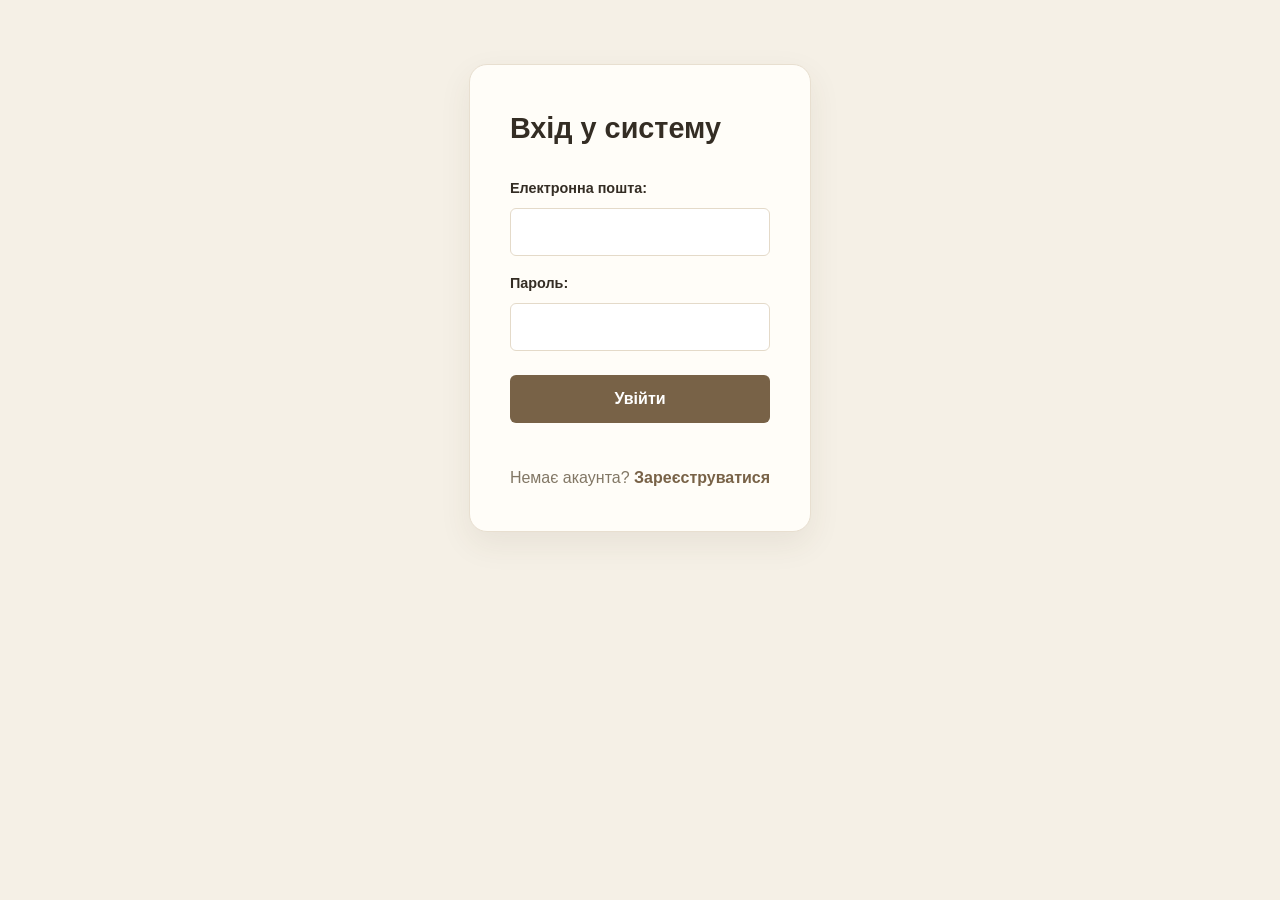
<file: index.html>
<!DOCTYPE html>
<html lang="uk">
<head>
    <meta charset="UTF-8">
    <meta http-equiv="refresh" content="0; url=it-support/index.html">
    <title>Redirecting...</title>
</head>
<body>
    <script>
        window.location.replace("it-support/index.html");
    </script>
</body>
</html>
</file>
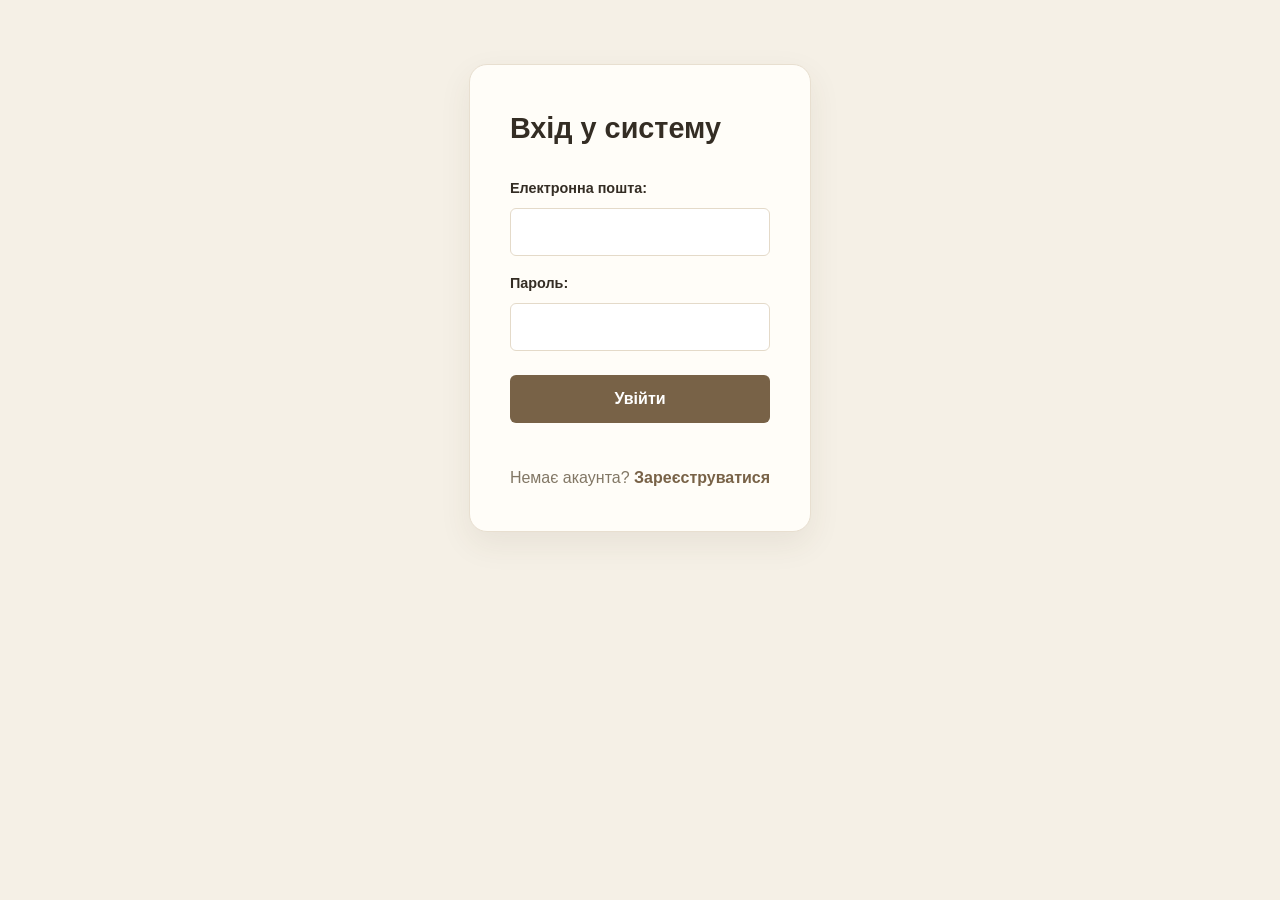
<file: it-support/index.html>
<!DOCTYPE html>
<html lang="uk">
<head>
    <meta charset="UTF-8">
    <meta name="viewport" content="width=device-width, initial-scale=1.0">
    <title>Вхід | IT Support</title>
    <link rel="stylesheet" href="../css/style.css">
</head>
<body>
    <div class="container auth-container">
        <h2>Вхід у систему</h2>
        <form id="login-form" autocomplete="off">
            <label for="login-email">Електронна пошта:</label>
            <input type="email" id="login-email" name="email" autocomplete="username" required>

            <label for="login-password">Пароль:</label>
            <input type="password" id="login-password" name="password" autocomplete="off" required>

            <button type="submit">Увійти</button>
            <div id="login-message" class="message"></div>
        </form>
        <p>Немає акаунта? <a href="register.html">Зареєструватися</a></p>
    </div>
    <script type="module" src="../js/auth.js"></script>
</body>
</html>
</file>
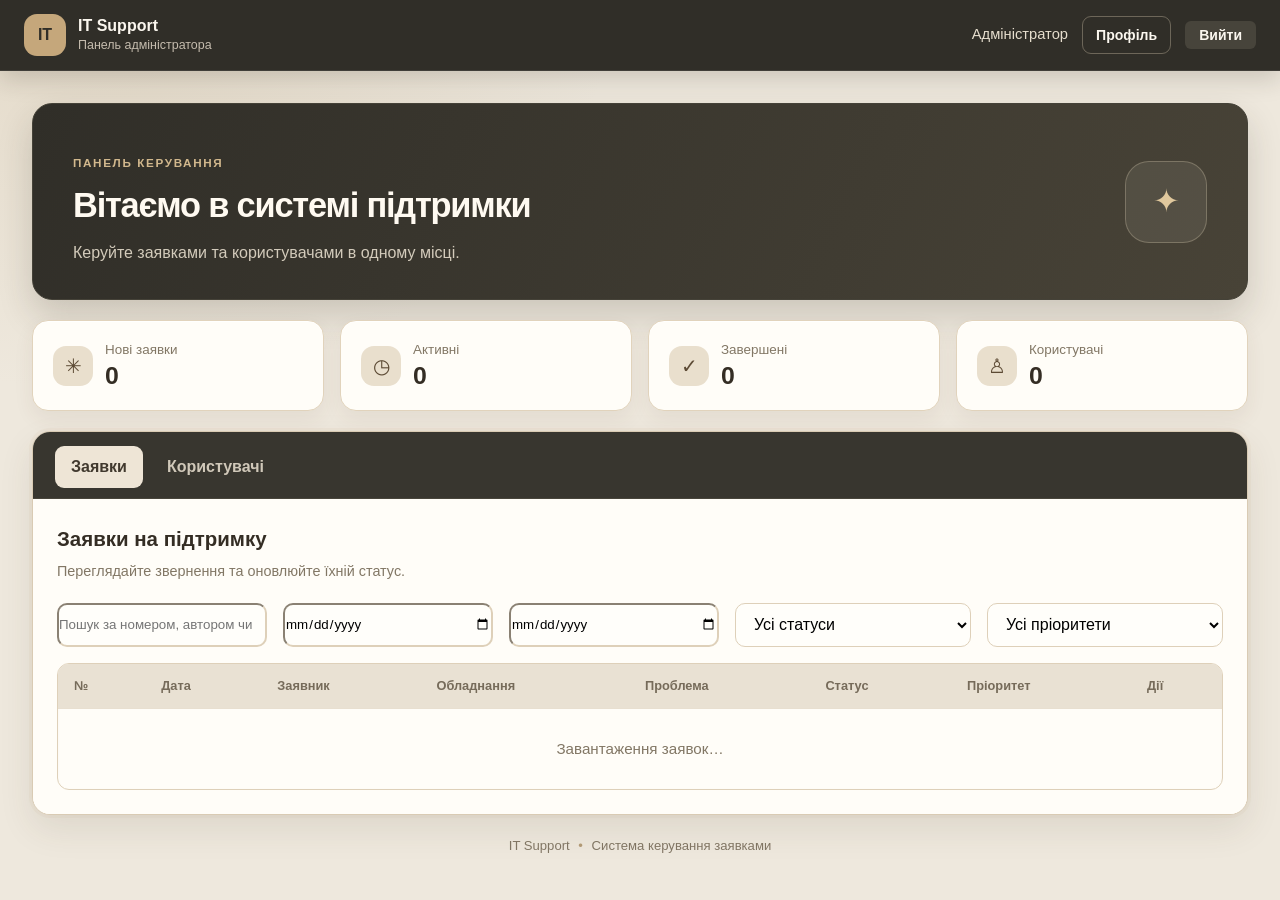
<file: it-support/admin.html>
<!DOCTYPE html>
<html lang="uk">
<head>
    <meta charset="UTF-8">
    <meta name="viewport" content="width=device-width, initial-scale=1.0">
    <meta name="theme-color" content="#f5f0e6">
    <title>Панель адміністратора | IT Support</title>
    <link rel="stylesheet" href="../css/style.css">
</head>
<body class="admin-page">
    <header class="app-header">
        <a class="brand" href="admin.html" aria-label="IT Support — панель адміністратора">
            <span class="brand-mark">IT</span>
            <span><strong>IT Support</strong><small>Панель адміністратора</small></span>
        </a>
        <div class="user-info">
            <span id="admin-name">Адміністратор</span>
            <a class="profile-link" href="profile.html">Профіль</a>
            <button id="logout-btn" class="button-secondary" type="button">Вийти</button>
        </div>
    </header>

    <main class="admin-layout">
        <section class="admin-welcome">
            <div>
                <p class="eyebrow">ПАНЕЛЬ КЕРУВАННЯ</p>
                <h1>Вітаємо в системі підтримки</h1>
                <p>Керуйте заявками та користувачами в одному місці.</p>
            </div>
            <span class="welcome-icon" aria-hidden="true">✦</span>
        </section>

        <div id="admin-message" class="admin-message hidden" role="status" aria-live="polite"></div>

        <section class="stats admin-stats" aria-label="Статистика">
            <article class="stat-card"><span class="stat-icon">✳</span><span class="stat-label">Нові заявки</span><strong id="stat-new">0</strong></article>
            <article class="stat-card"><span class="stat-icon">◷</span><span class="stat-label">Активні</span><strong id="stat-active">0</strong></article>
            <article class="stat-card"><span class="stat-icon">✓</span><span class="stat-label">Завершені</span><strong id="stat-completed">0</strong></article>
            <article class="stat-card"><span class="stat-icon">♙</span><span class="stat-label">Користувачі</span><strong id="stat-users">0</strong></article>
        </section>

        <section class="admin-workspace">
            <nav class="admin-tabs" role="tablist" aria-label="Розділи панелі">
                <button class="admin-tab active" id="requests-tab" type="button" role="tab" aria-selected="true" aria-controls="requests-panel" data-admin-tab="requests">Заявки</button>
                <button class="admin-tab" id="users-tab" type="button" role="tab" aria-selected="false" aria-controls="users-panel" data-admin-tab="users">Користувачі</button>
            </nav>

            <section id="requests-panel" class="admin-panel" role="tabpanel" aria-labelledby="requests-tab">
                <div class="panel-heading">
                    <div><h2>Заявки на підтримку</h2><p>Переглядайте звернення та оновлюйте їхній статус.</p></div>
                </div>
                <div class="filters admin-filters">
                    <input type="search" id="admin-search" placeholder="Пошук за номером, автором чи назвою..." aria-label="Пошук заявок">
                    <input type="date" id="admin-filter-date-from" aria-label="Заявки з дати">
                    <input type="date" id="admin-filter-date-to" aria-label="Заявки до дати">
                    <select id="admin-filter-status" aria-label="Фільтр за статусом">
                        <option value="">Усі статуси</option>
                        <option value="new">Нова</option>
                        <option value="in_progress">У роботі</option>
                        <option value="waiting">Очікування</option>
                        <option value="completed">Завершена</option>
                        <option value="rejected">Відхилена</option>
                    </select>
                    <select id="admin-filter-priority" aria-label="Фільтр за пріоритетом">
                        <option value="">Усі пріоритети</option>
                        <option value="low">Низький</option>
                        <option value="medium">Середній</option>
                        <option value="high">Високий</option>
                        <option value="critical">Критичний</option>
                    </select>
                </div>
                <div class="table-wrap">
                    <table id="admin-requests-table">
                        <thead><tr><th>№</th><th>Дата</th><th>Заявник</th><th>Обладнання</th><th>Проблема</th><th>Статус</th><th>Пріоритет</th><th>Дії</th></tr></thead>
                        <tbody id="admin-requests-body"><tr><td class="table-empty" colspan="8">Завантаження заявок…</td></tr></tbody>
                    </table>
                </div>
            </section>

            <section id="users-panel" class="admin-panel hidden" role="tabpanel" aria-labelledby="users-tab">
                <div class="panel-heading">
                    <div><h2>Користувачі</h2><p>Переглядайте акаунти та керуйте ролями й доступом.</p></div>
                </div>
                <div class="filters admin-filters">
                    <input type="search" id="users-search" placeholder="Пошук за ім’ям, поштою або ID..." aria-label="Пошук користувачів">
                    <select id="users-filter-role" aria-label="Фільтр за роллю">
                        <option value="">Усі ролі</option>
                        <option value="user">Користувач</option>
                        <option value="manager">Менеджер</option>
                        <option value="admin">Адміністратор</option>
                    </select>
                </div>
                <div class="table-wrap">
                    <table id="admin-users-table">
                        <thead><tr><th>Ім’я</th><th>Електронна пошта</th><th>Дата створення профілю</th><th>Роль</th><th>Дії</th></tr></thead>
                        <tbody id="admin-users-body"><tr><td class="table-empty" colspan="5">Завантаження користувачів…</td></tr></tbody>
                    </table>
                </div>
            </section>
        </section>
        <footer class="admin-footer">IT Support <span>•</span> Система керування заявками</footer>
    </main>
    <dialog id="request-work-dialog" class="request-history-dialog" aria-labelledby="request-work-title">
        <form id="request-work-form" class="request-work-form">
            <div class="request-history-heading">
                <div><p class="eyebrow">РОБОЧІ ДЕТАЛІ</p><h2 id="request-work-title">Заявка</h2></div>
                <button id="request-work-close" class="button-secondary button-small" type="button">Закрити</button>
            </div>
            <label for="request-fault-cause">Причина несправності</label>
            <textarea id="request-fault-cause" rows="3" maxlength="2000"></textarea>
            <label for="request-resolution">Виконані роботи та спосіб усунення</label>
            <textarea id="request-resolution" rows="4" maxlength="4000"></textarea>
            <label for="request-work-description">Опис проблеми від заявника</label>
            <textarea id="request-work-description" rows="3" readonly></textarea>
            <label for="request-work-equipment">Обладнання, інвентарний номер і місце</label>
            <input id="request-work-equipment" type="text" readonly>
            <label for="request-work-contact">Контакт заявника</label>
            <input id="request-work-contact" type="text" readonly>
            <label for="request-due-at">Термін виконання</label>
            <input id="request-due-at" type="datetime-local">
            <label for="request-admin-comment">Коментар для заявника</label>
            <textarea id="request-admin-comment" rows="3" maxlength="2000"></textarea>
            <p id="request-work-message" class="notification-message hidden" role="status"></p>
            <div class="request-work-actions">
                <button id="request-work-save" type="submit">Зберегти деталі</button>
            </div>
        </form>
    </dialog>
    <script type="module" src="../js/admin.js"></script>
</body>
</html>
</file>
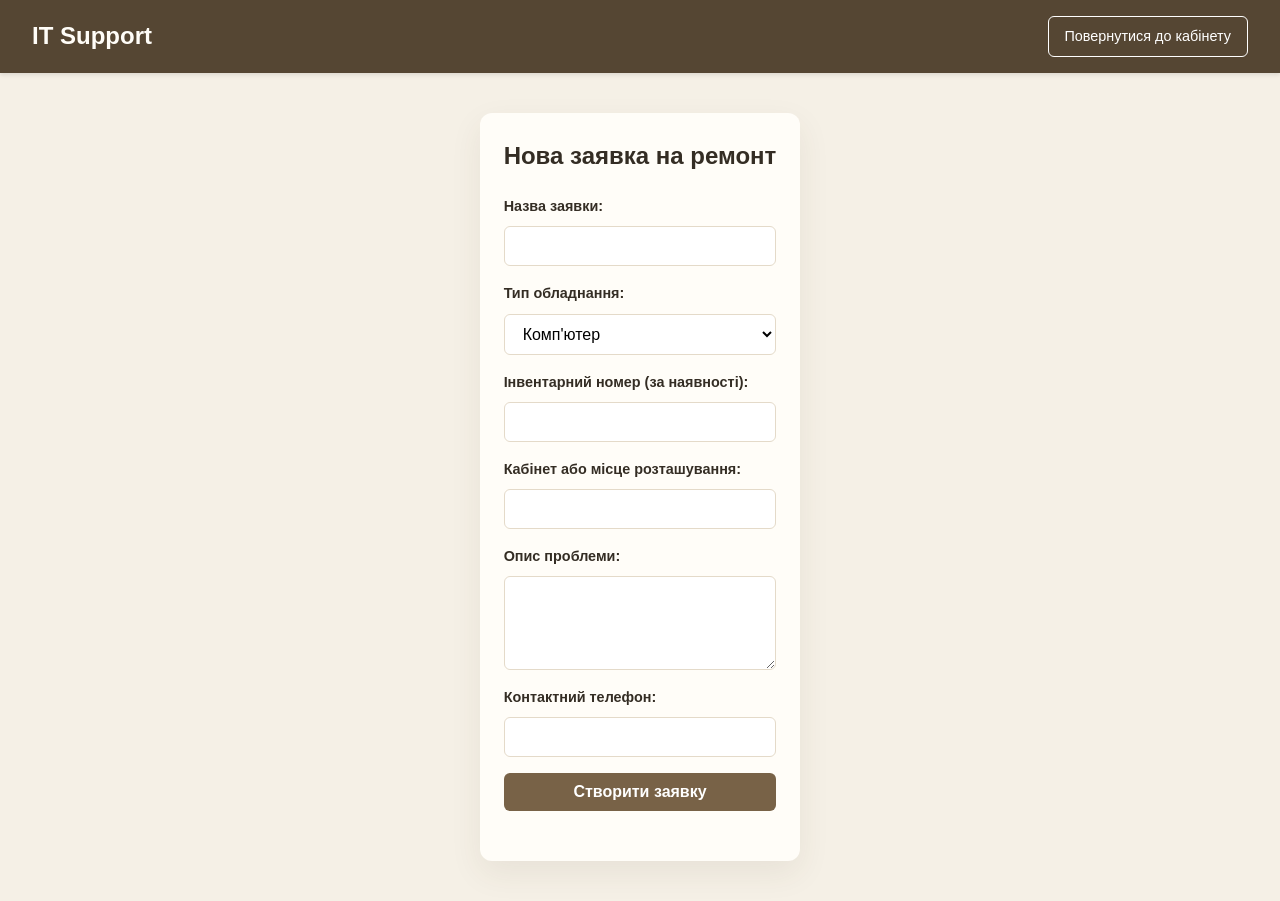
<file: it-support/create-request.html>
<!DOCTYPE html>
<html lang="uk">
<head>
    <meta charset="UTF-8">
    <meta name="viewport" content="width=device-width, initial-scale=1.0">
    <title>Створення заявки | IT Support</title>
    <link rel="stylesheet" href="../css/style.css">
</head>
<body>
    <header>
        <h1>IT Support</h1>
        <a href="dashboard.html" class="btn-back">Повернутися до кабінету</a>
    </header>
    <main class="container">
        <h2>Нова заявка на ремонт</h2>
        <form id="create-request-form">
            <label for="req-title">Назва заявки:</label>
            <input type="text" id="req-title" required>

            <label for="req-equipment">Тип обладнання:</label>
            <select id="req-equipment" required>
                <option value="Комп'ютер">Комп'ютер</option>
                <option value="Ноутбук">Ноутбук</option>
                <option value="Принтер">Принтер</option>
                <option value="Монітор">Монітор</option>
                <option value="Інше">Інше</option>
            </select>

            <label for="req-inventory">Інвентарний номер (за наявності):</label>
            <input type="text" id="req-inventory">

            <label for="req-location">Кабінет або місце розташування:</label>
            <input type="text" id="req-location" required>

            <label for="req-description">Опис проблеми:</label>
            <textarea id="req-description" rows="4" required></textarea>

            <label for="req-phone">Контактний телефон:</label>
            <input type="tel" id="req-phone" required>

            <button type="submit">Створити заявку</button>
            <div id="create-message" class="message"></div>
        </form>
    </main>
    <script type="module" src="../js/requests.js"></script>
</body>
</html>
</file>
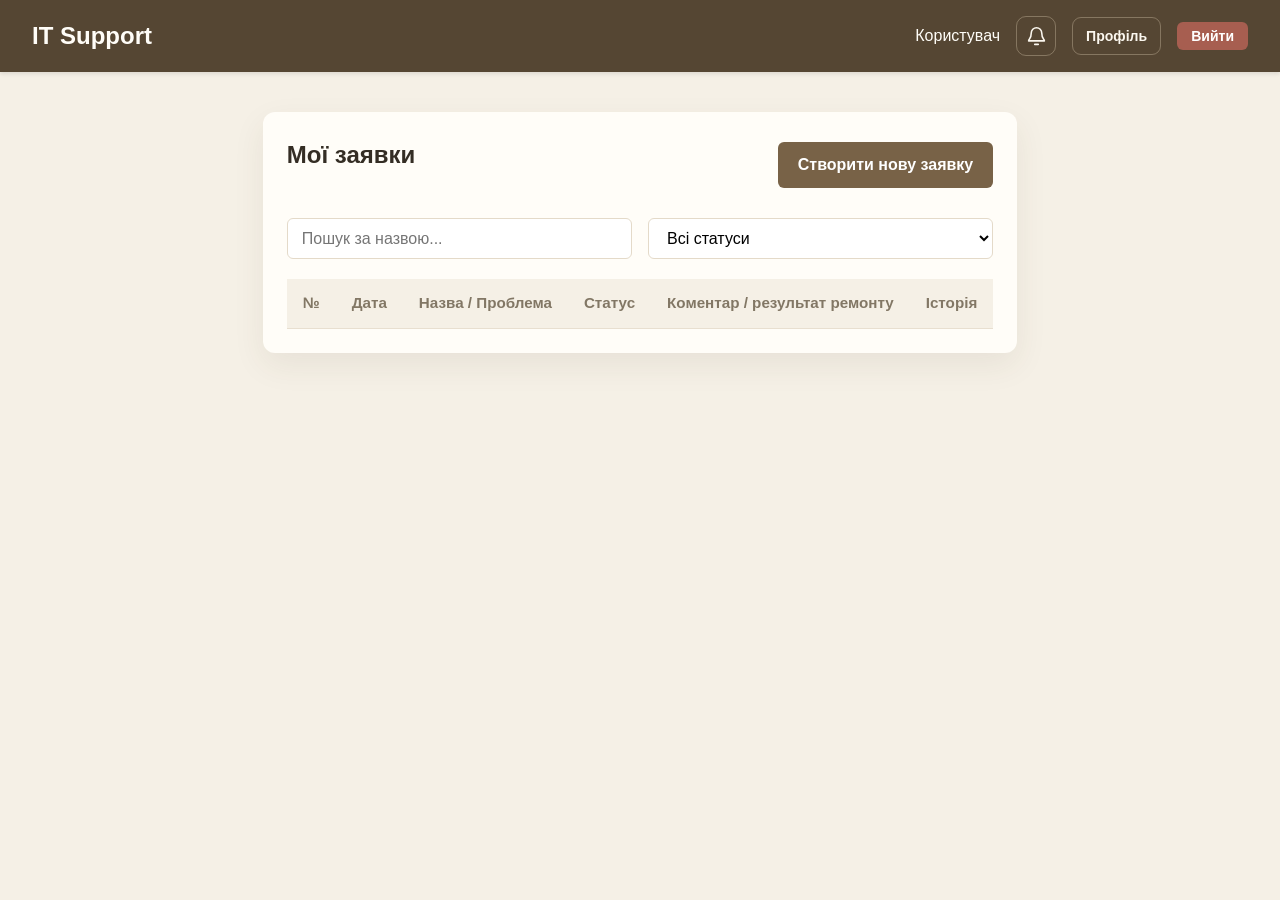
<file: it-support/dashboard.html>
<!DOCTYPE html>
<html lang="uk">
<head>
    <meta charset="UTF-8">
    <meta name="viewport" content="width=device-width, initial-scale=1.0">
    <title>Особистий кабінет | IT Support</title>
    <link rel="stylesheet" href="../css/style.css">
</head>
<body>
    <header>
        <h1>IT Support</h1>
        <div class="user-info">
            <span id="user-name">Користувач</span>
            <div class="notification-widget">
                <button id="notifications-button" class="notification-button" type="button" aria-label="Сповіщення" aria-expanded="false" aria-controls="notifications-panel">
                    <svg viewBox="0 0 24 24" aria-hidden="true"><path d="M18 8a6 6 0 0 0-12 0c0 7-3 7-3 9h18c0-2-3-2-3-9M10 21h4"/></svg>
                    <span id="notifications-count" class="notification-count hidden"></span>
                </button>
                <section id="notifications-panel" class="notification-panel hidden" aria-label="Сповіщення">
                    <div class="notification-panel-heading">
                        <h2>Сповіщення</h2>
                        <button id="notifications-mark-all" class="notification-text-button" type="button">Позначити всі прочитаними</button>
                    </div>
                    <p id="notifications-message" class="notification-message hidden" role="status"></p>
                    <div id="notifications-list" class="notification-list"></div>
                </section>
            </div>
            <a class="profile-link" href="profile.html">Профіль</a>
            <button id="logout-btn">Вийти</button>
        </div>
    </header>
    <main class="container">
        <div class="dashboard-controls">
            <h2>Мої заявки</h2>
            <a href="create-request.html" class="btn">Створити нову заявку</a>
        </div>
        <div class="filters">
            <input type="text" id="search-requests" placeholder="Пошук за назвою...">
            <select id="filter-status">
                <option value="">Всі статуси</option>
                <option value="new">Нова</option>
                <option value="in_progress">У роботі</option>
                <option value="waiting">Очікування</option>
                <option value="completed">Завершена</option>
                <option value="rejected">Відхилена</option>
            </select>
        </div>
        <div id="dashboard-message" class="message" role="status" aria-live="polite"></div>
        <div id="loading-indicator" class="hidden">Завантаження...</div>
        <table id="user-requests-table">
            <thead>
                <tr>
                    <th>№</th>
                    <th>Дата</th>
                    <th>Назва / Проблема</th>
                    <th>Статус</th>
                    <th>Коментар / результат ремонту</th>
                    <th>Історія</th>
                </tr>
            </thead>
            <tbody id="user-requests-body">
                <!-- Дані завантажуватимуться через JS -->
            </tbody>
        </table>
    </main>
    <dialog id="request-history-dialog" class="request-history-dialog" aria-labelledby="request-history-title">
        <div class="request-history-heading">
            <div><p class="eyebrow">ІСТОРІЯ ЗМІН</p><h2 id="request-history-title">Заявка</h2></div>
            <button id="request-history-close" class="button-secondary button-small" type="button">Закрити</button>
        </div>
        <p id="request-history-message" class="notification-message hidden" role="status"></p>
        <ol id="request-history-list" class="request-history-list"></ol>
    </dialog>
    <script type="module" src="../js/dashboard.js"></script>
</body>
</html>
</file>
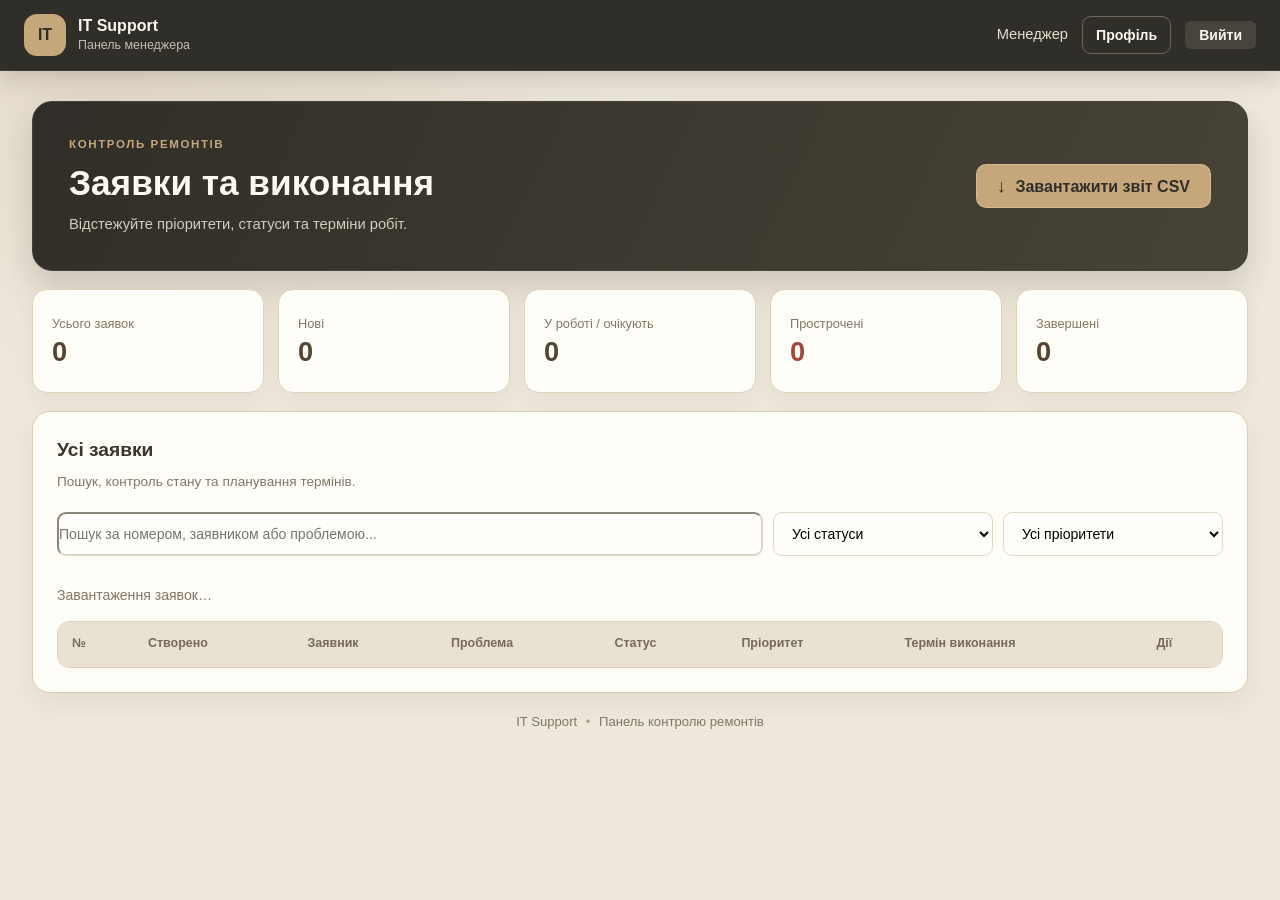
<file: it-support/manager.html>
<!DOCTYPE html>
<html lang="uk">
<head>
    <meta charset="UTF-8">
    <meta name="viewport" content="width=device-width, initial-scale=1.0">
    <title>Панель Менеджера | IT Support</title>
    <link rel="stylesheet" href="../css/style.css">
</head>
<body class="manager-page">
    <header class="app-header manager-header">
        <a class="brand" href="manager.html" aria-label="IT Support — панель менеджера">
            <span class="brand-mark">IT</span>
            <span><strong>IT Support</strong><small>Панель менеджера</small></span>
        </a>
        <div class="user-info">
            <span id="manager-name">Менеджер</span>
            <a class="profile-link" href="profile.html">Профіль</a>
            <button id="logout-btn" class="button-secondary" type="button">Вийти</button>
        </div>
    </header>
    <main class="manager-layout">
        <section class="manager-welcome">
            <div>
                <p class="eyebrow">КОНТРОЛЬ РЕМОНТІВ</p>
                <h1>Заявки та виконання</h1>
                <p>Відстежуйте пріоритети, статуси та терміни робіт.</p>
            </div>
            <button id="manager-export-report" class="manager-export-button" type="button">
                <span aria-hidden="true">↓</span> Завантажити звіт CSV
            </button>
        </section>

        <section class="stats manager-stats" aria-label="Статистика заявок">
            <article class="manager-stat-card"><span class="manager-stat-label">Усього заявок</span><strong id="manager-stat-total">0</strong></article>
            <article class="manager-stat-card"><span class="manager-stat-label">Нові</span><strong id="manager-stat-new">0</strong></article>
            <article class="manager-stat-card"><span class="manager-stat-label">У роботі / очікують</span><strong id="manager-stat-active">0</strong></article>
            <article class="manager-stat-card manager-stat-overdue"><span class="manager-stat-label">Прострочені</span><strong id="manager-stat-overdue">0</strong></article>
            <article class="manager-stat-card"><span class="manager-stat-label">Завершені</span><strong id="manager-stat-completed">0</strong></article>
        </section>

        <section class="manager-workspace" aria-labelledby="manager-requests-title">
            <div class="manager-workspace-heading">
                <div>
                    <h2 id="manager-requests-title">Усі заявки</h2>
                    <p>Пошук, контроль стану та планування термінів.</p>
                </div>
            </div>
            <div class="filters manager-filters">
                <input type="search" id="manager-search" placeholder="Пошук за номером, заявником або проблемою..." aria-label="Пошук заявок">
                <select id="manager-filter-status" aria-label="Фільтр за статусом">
                    <option value="">Усі статуси</option>
                    <option value="new">Нова</option>
                    <option value="in_progress">У роботі</option>
                    <option value="waiting">Очікування</option>
                    <option value="completed">Завершена</option>
                    <option value="rejected">Відхилена</option>
                </select>
                <select id="manager-filter-priority" aria-label="Фільтр за пріоритетом">
                    <option value="">Усі пріоритети</option>
                    <option value="low">Низький</option>
                    <option value="medium">Середній</option>
                    <option value="high">Високий</option>
                    <option value="critical">Критичний</option>
                </select>
            </div>
            <div id="manager-message" class="admin-message hidden" role="status" aria-live="polite"></div>
            <div id="manager-loading" class="manager-loading">Завантаження заявок…</div>
            <div class="table-wrap manager-table-wrap">
                <table id="manager-requests-table">
                    <thead>
                        <tr>
                            <th>№</th>
                            <th>Створено</th>
                            <th>Заявник</th>
                            <th>Проблема</th>
                            <th>Статус</th>
                            <th>Пріоритет</th>
                            <th>Термін виконання</th>
                            <th>Дії</th>
                        </tr>
                    </thead>
                    <tbody id="manager-requests-body"></tbody>
                </table>
            </div>
        </section>
        <footer class="admin-footer">IT Support <span>•</span> Панель контролю ремонтів</footer>
    </main>
    <dialog id="manager-request-dialog" class="request-history-dialog" aria-labelledby="manager-request-dialog-title">
        <form id="manager-request-form" class="request-work-form">
            <div class="request-history-heading">
                <div><p class="eyebrow">КЕРУВАННЯ ЗАЯВКОЮ</p><h2 id="manager-request-dialog-title">Заявка</h2></div>
                <button id="manager-request-close" class="button-secondary button-small" type="button">Закрити</button>
            </div>
            <label for="manager-request-status">Статус</label>
            <select id="manager-request-status">
                <option value="new">Нова</option>
                <option value="in_progress">У роботі</option>
                <option value="waiting">Очікування</option>
                <option value="completed">Завершена</option>
                <option value="rejected">Відхилена</option>
            </select>
            <label for="manager-request-priority">Пріоритет</label>
            <select id="manager-request-priority">
                <option value="low">Низький</option>
                <option value="medium">Середній</option>
                <option value="high">Високий</option>
                <option value="critical">Критичний</option>
            </select>
            <label for="manager-request-due">Термін виконання</label>
            <input id="manager-request-due" type="datetime-local">
            <p id="manager-request-form-message" class="notification-message hidden" role="status"></p>
            <div class="request-work-actions">
                <button id="manager-request-save" type="submit">Зберегти зміни</button>
            </div>
        </form>
    </dialog>
    <script type="module" src="../js/manager.js"></script>
</body>
</html>
</file>
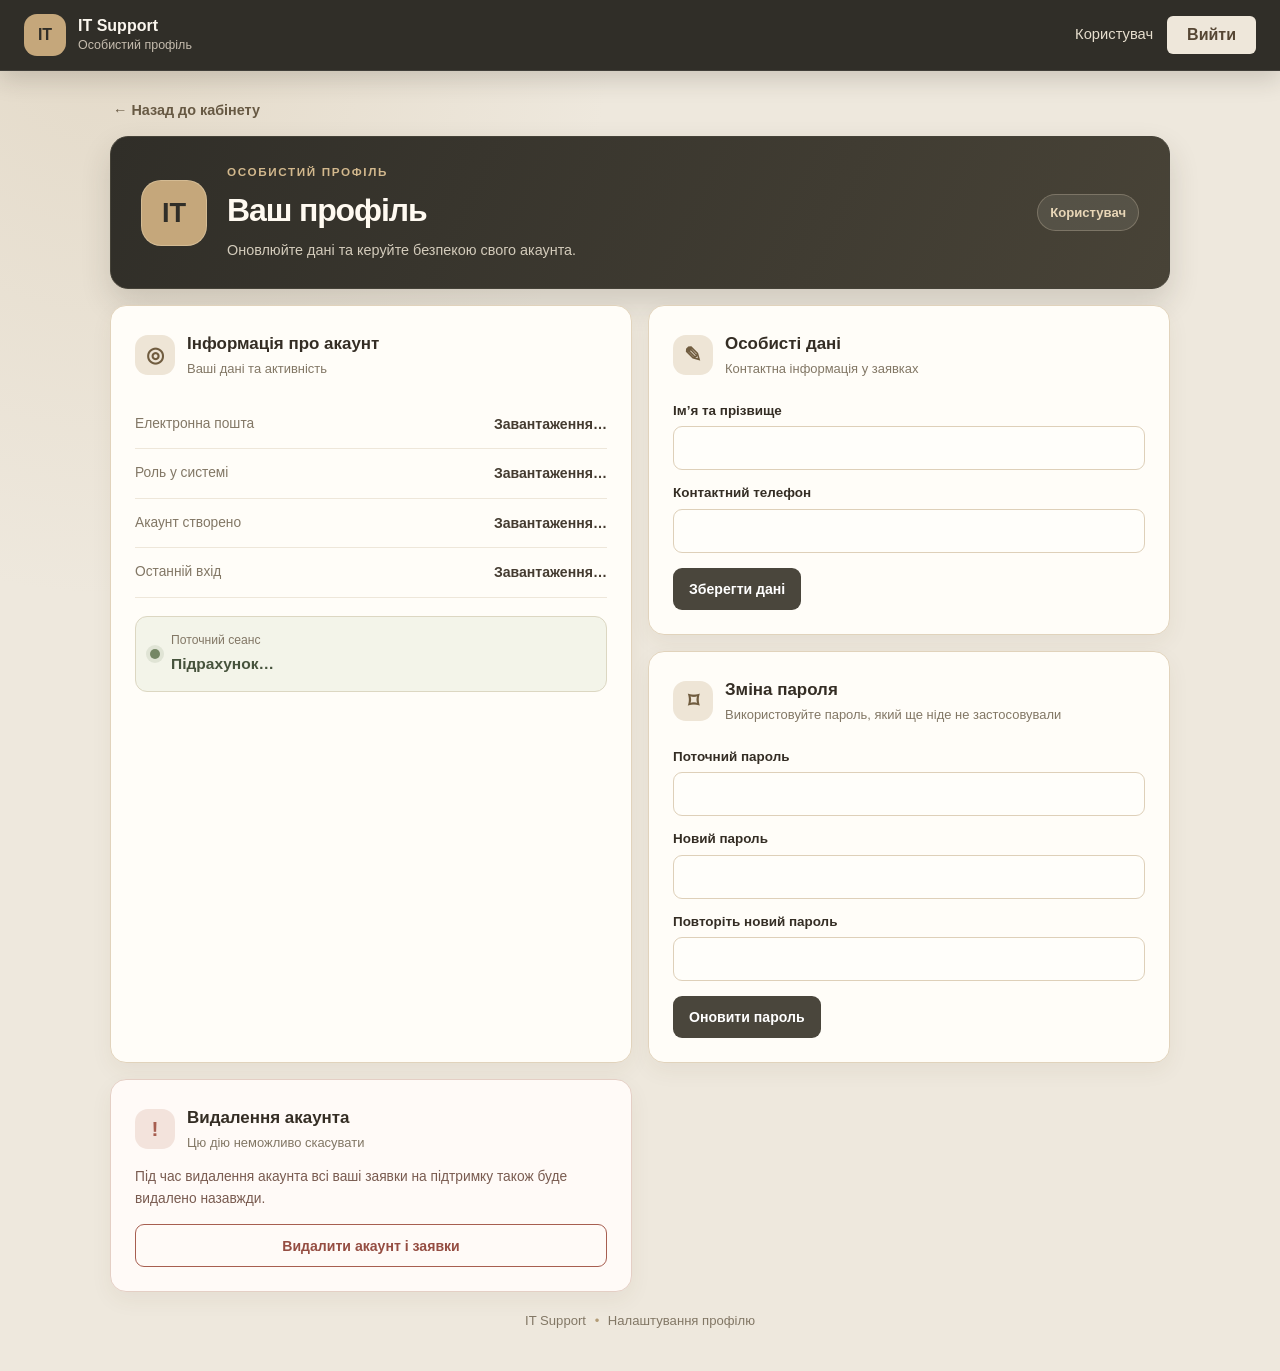
<file: it-support/profile.html>
<!DOCTYPE html>
<html lang="uk">
<head>
    <meta charset="UTF-8">
    <meta name="viewport" content="width=device-width, initial-scale=1.0">
    <meta name="theme-color" content="#f5f0e6">
    <title>Мій профіль | IT Support</title>
    <link rel="stylesheet" href="../css/style.css">
</head>
<body class="admin-page">
    <header class="app-header">
        <a class="brand" id="profile-home-link" href="dashboard.html" aria-label="IT Support — повернутися до кабінету">
            <span class="brand-mark">IT</span>
            <span><strong>IT Support</strong><small>Особистий профіль</small></span>
        </a>
        <div class="user-info">
            <span id="profile-header-name">Користувач</span>
            <button id="profile-logout" class="button-secondary" type="button">Вийти</button>
        </div>
    </header>

    <main class="profile-layout">
        <a id="profile-back-link" class="profile-back-link" href="dashboard.html">← Назад до кабінету</a>
        <section class="profile-hero">
            <div class="profile-avatar" id="profile-avatar" aria-hidden="true">IT</div>
            <div class="profile-hero-copy">
                <p class="eyebrow">ОСОБИСТИЙ ПРОФІЛЬ</p>
                <h1 id="profile-heading">Ваш профіль</h1>
                <p>Оновлюйте дані та керуйте безпекою свого акаунта.</p>
            </div>
            <span class="profile-role-pill" id="profile-role">Користувач</span>
        </section>

        <div id="profile-message" class="admin-message hidden" role="status" aria-live="polite"></div>

        <section class="profile-grid">
            <article class="profile-card profile-details-card">
                <div class="profile-section-heading">
                    <span class="profile-section-icon" aria-hidden="true">◎</span>
                    <div><h2>Інформація про акаунт</h2><p>Ваші дані та активність</p></div>
                </div>

                <dl class="profile-details">
                    <div><dt>Електронна пошта</dt><dd id="profile-email">Завантаження…</dd></div>
                    <div><dt>Роль у системі</dt><dd id="profile-role-detail">Завантаження…</dd></div>
                    <div><dt>Акаунт створено</dt><dd id="profile-created-at">Завантаження…</dd></div>
                    <div><dt>Останній вхід</dt><dd id="profile-last-login">Завантаження…</dd></div>
                </dl>

                <div class="session-card">
                    <span class="session-pulse" aria-hidden="true"></span>
                    <div><span class="session-label">Поточний сеанс</span><strong id="profile-session-duration">Підрахунок…</strong></div>
                </div>
            </article>

            <article class="profile-card">
                <div class="profile-section-heading">
                    <span class="profile-section-icon" aria-hidden="true">✎</span>
                    <div><h2>Особисті дані</h2><p>Контактна інформація у заявках</p></div>
                </div>
                <form id="profile-name-form" class="profile-form">
                    <label for="profile-full-name">Ім’я та прізвище</label>
                    <input type="text" id="profile-full-name" maxlength="100" autocomplete="name" required>
                    <label for="profile-phone">Контактний телефон</label>
                    <input type="tel" id="profile-phone" maxlength="30" autocomplete="tel">
                    <button class="profile-action-button" type="submit">Зберегти дані</button>
                </form>
            </article>

            <article class="profile-card">
                <div class="profile-section-heading">
                    <span class="profile-section-icon" aria-hidden="true">⌑</span>
                    <div><h2>Зміна пароля</h2><p>Використовуйте пароль, який ще ніде не застосовували</p></div>
                </div>
                <form id="profile-password-form" class="profile-form">
                    <label for="profile-current-password">Поточний пароль</label>
                    <input type="password" id="profile-current-password" autocomplete="current-password" required>
                    <label for="profile-new-password">Новий пароль</label>
                    <input type="password" id="profile-new-password" minlength="8" autocomplete="new-password" required>
                    <label for="profile-confirm-password">Повторіть новий пароль</label>
                    <input type="password" id="profile-confirm-password" minlength="8" autocomplete="new-password" required>
                    <button class="profile-action-button" type="submit">Оновити пароль</button>
                </form>
            </article>

            <article class="profile-card profile-danger-card">
                <div class="profile-section-heading">
                    <span class="profile-section-icon profile-danger-icon" aria-hidden="true">!</span>
                    <div><h2>Видалення акаунта</h2><p>Цю дію неможливо скасувати</p></div>
                </div>
                <p class="profile-delete-warning">Під час видалення акаунта всі ваші заявки на підтримку також буде видалено назавжди.</p>
                <button class="profile-delete-button" id="profile-delete-account" type="button">Видалити акаунт і заявки</button>
            </article>
        </section>

        <footer class="admin-footer">IT Support <span>•</span> Налаштування профілю</footer>
    </main>
    <script type="module" src="../js/profile.js"></script>
</body>
</html>
</file>
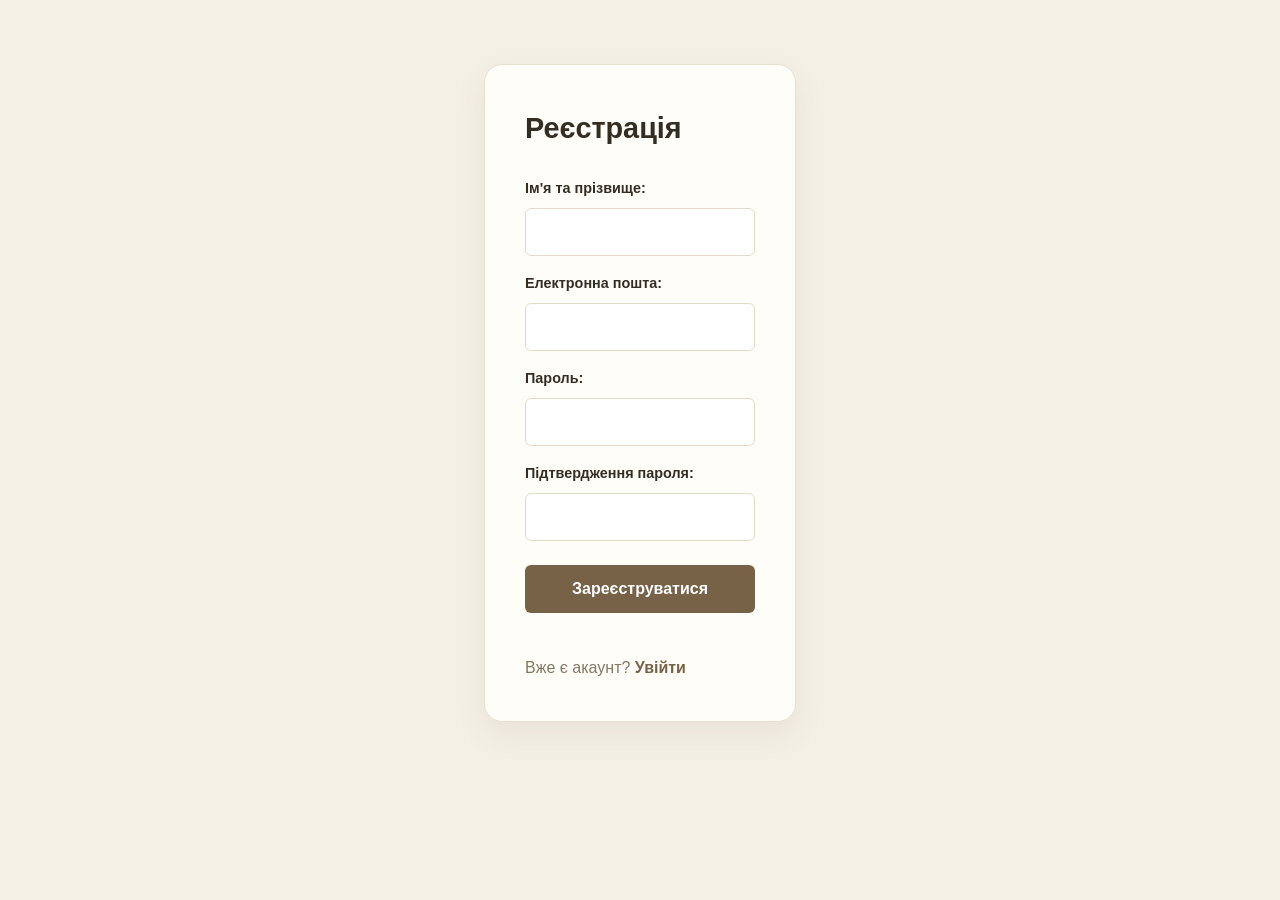
<file: it-support/register.html>
<!DOCTYPE html>
<html lang="uk">
<head>
    <meta charset="UTF-8">
    <meta name="viewport" content="width=device-width, initial-scale=1.0">
    <title>Реєстрація | IT Support</title>
    <link rel="stylesheet" href="../css/style.css">
</head>
<body>
    <div class="container auth-container">
        <h2>Реєстрація</h2>
        <form id="register-form" autocomplete="off">
            <label for="reg-fullname">Ім'я та прізвище:</label>
            <input type="text" id="reg-fullname" name="full_name" autocomplete="name" required>

            <label for="reg-email">Електронна пошта:</label>
            <input type="email" id="reg-email" name="email" autocomplete="email" required>

            <label for="reg-password">Пароль:</label>
            <input type="password" id="reg-password" name="new-password" autocomplete="new-password" required minlength="6">

            <label for="reg-confirm-password">Підтвердження пароля:</label>
            <input type="password" id="reg-confirm-password" name="confirm-password" autocomplete="new-password" required minlength="6">

            <button type="submit">Зареєструватися</button>
            <div id="reg-message" class="message"></div>
        </form>
        <p>Вже є акаунт? <a href="index.html">Увійти</a></p>
    </div>
    <script type="module" src="../js/auth.js"></script>
</body>
</html>
</file>
<file: css/style.css>
/* ==========================================
   1. СКИДАННЯ СТИЛІВ ТА ЗМІННІ (RESET & VARS)
   ========================================== */
:root {
    --primary-color: #786247;
    --primary-hover: #5f4b35;
    --bg-color: #f5f0e6;
    --card-bg: #fffdf8;
    --text-color: #342d24;
    --text-muted: #827765;
    --border-color: #e8dfd0;
    --shadow: 0 12px 32px rgba(79, 61, 38, 0.08);

    /* Статуси заявок */
    --status-new: #8a7354;
    --status-progress: #b17a35;
    --status-waiting: #81705f;
    --status-completed: #678064;
    --status-rejected: #a75e50;

    /* Пріоритети */
    --priority-low: #827765;
    --priority-medium: #637e7b;
    --priority-high: #b17a35;
    --priority-critical: #a75e50;
}

* {
    box-sizing: border-box;
    margin: 0;
    padding: 0;
    font-family: 'Segoe UI', Tahoma, Geneva, Verdana, sans-serif;
}

body {
    background-color: var(--bg-color);
    color: var(--text-color);
    line-height: 1.6;
    min-height: 100vh;
    display: flex;
    flex-direction: column;
}

/* ==========================================
   2. КОНТЕЙНЕРИ ТА ШАПКА (LAYOUT & HEADER)
   ========================================== */
.container {
    max-width: 800px;
    margin: 40px auto;
    padding: 24px;
    background-color: var(--card-bg);
    border-radius: 12px;
    scrollbar-color: #a79678 #eee8dd;
    scrollbar-width: thin;
    box-shadow: var(--shadow);
}

.container-fluid {
    max-width: 1200px;
    margin: 30px auto;
    padding: 24px;
    background-color: var(--card-bg);
    border-radius: 12px;
    box-shadow: var(--shadow);
}

header {
    background-color: #554633;
    color: #fffdf8;
    padding: 16px 32px;
    display: flex;
    justify-content: space-between;
    align-items: center;
    box-shadow: 0 2px 4px rgba(0, 0, 0, 0.1);
}

header h1 {
    font-size: 1.5rem;
    font-weight: 600;
}

.user-info {
    display: flex;
    align-items: center;
    gap: 16px;
}

/* ==========================================
   3. ЕЛЕМЕНТИ ФОРМ ТА КНОПКИ (FORMS & BUTTONS)
   ========================================== */
h2 {
    margin-bottom: 20px;
    color: var(--text-color);
    font-size: 1.5rem;
}

form {
    display: flex;
    flex-direction: column;
    gap: 16px;
}

label {
    font-weight: 600;
    font-size: 0.9rem;
    color: var(--text-color);
    margin-bottom: -8px;
}

input[type="text"],
input[type="email"],
input[type="password"],
input[type="tel"],
select,
textarea {
    width: 100%;
    padding: 10px 14px;
    border: 1px solid #e4dac9;
    border-radius: 6px;
    font-size: 1rem;
    background-color: #fff;
    transition: border-color 0.2s, box-shadow 0.2s;
}

input:focus,
select:focus,
textarea:focus {
    outline: none;
    border-color: var(--primary-color);
    box-shadow: 0 0 0 3px rgba(120, 98, 71, 0.16);
}

button, .btn {
    display: inline-block;
    padding: 10px 20px;
    background-color: var(--primary-color);
    color: #ffffff;
    border: none;
    border-radius: 6px;
    font-size: 1rem;
    font-weight: 600;
    cursor: pointer;
    text-decoration: none;
    text-align: center;
    transition: background-color 0.2s ease;
}

button:hover, .btn:hover {
    background-color: var(--primary-hover);
}

.btn-back {
    background-color: transparent;
    border: 1px solid #ffffff;
    color: #ffffff;
    padding: 8px 16px;
    border-radius: 6px;
    text-decoration: none;
    font-size: 0.9rem;
    transition: background-color 0.2s, color 0.2s;
}

.btn-back:hover {
    background-color: #ffffff;
    color: #1e293b;
}

#logout-btn {
    background-color: #a75e50;
    padding: 6px 14px;
    font-size: 0.875rem;
}

#logout-btn:hover {
    background-color: #8f4e42;
}

p {
    margin-top: 16px;
    color: var(--text-muted);
}

p a {
    color: var(--primary-color);
    text-decoration: none;
    font-weight: 600;
}

p a:hover {
    text-decoration: underline;
}

/* ==========================================
   4. СТАТИСТИКА ТА ФІЛЬТРИ (STATS & FILTERS)
   ========================================== */
.dashboard-controls {
    display: flex;
    justify-content: space-between;
    align-items: center;
    margin-bottom: 24px;
}

.stats {
    display: grid;
    grid-template-columns: repeat(auto-fit, minmax(180px, 1fr));
    gap: 16px;
    margin-bottom: 24px;
}

.stat-box {
    background-color: var(--bg-color);
    padding: 16px;
    border-radius: 8px;
    border: 1px solid #e2d8c7;
    font-weight: 600;
    color: var(--text-muted);
}

.stat-box span {
    display: block;
    font-size: 1.75rem;
    font-weight: 700;
    color: var(--primary-color);
    margin-top: 4px;
}

.filters {
    display: flex;
    gap: 16px;
    margin-bottom: 20px;
    flex-wrap: wrap;
}

.filters input,
.filters select {
    flex: 1;
    min-width: 200px;
}

/* ==========================================
   5. ТАБЛИЦІ ТА СТАТУСИ (TABLES & BADGES)
   ========================================== */
table {
    width: 100%;
    border-collapse: collapse;
    margin-top: 10px;
    text-align: left;
}

th, td {
    padding: 12px 16px;
    border-bottom: 1px solid var(--border-color);
    font-size: 0.95rem;
}

th {
    background-color: var(--bg-color);
    font-weight: 600;
    color: var(--text-muted);
}

tbody tr:hover {
    background-color: #f8f3e9;
}

/* Бейджі статусів */
.status-badge {
    display: inline-block;
    padding: 4px 10px;
    border-radius: 12px;
    font-size: 0.8rem;
    font-weight: 600;
    color: #ffffff;
    text-transform: capitalize;
}

.status-new { background-color: var(--status-new); }
.status-in_progress { background-color: var(--status-progress); }
.status-waiting { background-color: var(--status-waiting); }
.status-completed { background-color: var(--status-completed); }
.status-rejected { background-color: var(--status-rejected); }

/* Пріоритети */
.priority-badge {
    font-weight: 600;
    font-size: 0.85rem;
}
.priority-low { color: var(--priority-low); }
.priority-medium { color: var(--priority-medium); }
.priority-high { color: var(--priority-high); }
.priority-critical { color: var(--priority-critical); font-weight: 700; }

/* ==========================================
   6. ПОВІДОМЛЕННЯ ТА СТАН ЗАВАНТАЖЕННЯ
   ========================================== */
.message {
    margin-top: 10px;
    font-size: 0.9rem;
    font-weight: 600;
    text-align: center;
}

.hidden {
    display: none !important;
}

#loading-indicator {
    text-align: center;
    padding: 20px;
    color: var(--text-muted);
    font-style: italic;
}

/* ==========================================
   7. АДАПТИВНІСТЬ (RESPONSIVE DESIGN)
   ========================================== */
@media (max-width: 768px) {
    header {
        flex-direction: column;
        gap: 12px;
        align-items: flex-start;
    }
}

.auth-container {
    max-width: 500px;
    margin: 64px auto;
    padding: 40px;
    border: 1px solid var(--border-color);
    border-radius: 18px;
}

.auth-container h2 {
    font-size: 1.8rem;
    margin-bottom: 26px;
}

.auth-container input {
    min-height: 48px;
}

.auth-container button[type="submit"] {
    min-height: 48px;
    margin-top: 8px;
}

    .admin-page {
        background:
            radial-gradient(ellipse at 8% 0%, rgba(202, 183, 151, 0.3), transparent 32rem),
            #eee8dd;
        overflow-x: hidden;
    }

    .app-header {
        padding: 14px max(24px, calc((100% - 1320px) / 2));
        background: #302e28;
        color: #fbf7ef;
        border-bottom: 1px solid rgba(255, 255, 255, 0.08);
        box-shadow: 0 8px 24px rgba(45, 39, 29, 0.18);
    }

    .brand {
        display: flex;
        align-items: center;
        gap: 12px;
        color: inherit;
        text-decoration: none;
    }

    .brand > span:last-child {
        display: grid;
        line-height: 1.3;
    }

    .brand small {
        color: #c5bcae;
        font-size: 0.78rem;
    }

    .brand-mark {
        display: grid;
        width: 42px;
        height: 42px;
        place-items: center;
        border-radius: 13px;
        background: #c5a77b;
        color: #302e28;
        font-weight: 800;
    }

    .app-header .user-info {
        gap: 14px;
        color: #e6dece;
        font-size: 0.92rem;
    }

    .app-header #logout-btn {
        background: #47443b;
        color: #fbf7ef;
    }

    .app-header #logout-btn:hover {
        background: #5a554a;
    }

    .button-secondary {
        background: #eee7da;
        color: #554633;
    }

    button.button-secondary:hover {
        background: #e3d8c6;
    }

    .admin-layout {
        width: min(1320px, calc(100% - 64px));
        margin: 32px auto 24px;
    }

    .admin-welcome {
        display: flex;
        justify-content: space-between;
        align-items: center;
        min-height: 190px;
        padding: 34px 40px;
        border: 1px solid #454238;
        border-radius: 20px;
        background: linear-gradient(115deg, #302e28, #484337);
        box-shadow: 0 16px 34px rgba(48, 43, 34, 0.18);
    }

    .admin-welcome h1 {
        margin: 5px 0 7px;
        color: #fffaf1;
        font-size: clamp(1.55rem, 3vw, 2.15rem);
        letter-spacing: -0.035em;
    }

    .admin-welcome p:not(.eyebrow) {
        margin: 0;
        text-align: left;
        color: #d3cbbb;
    }

    .eyebrow {
        color: #d2b88d;
        font-size: 0.73rem;
        font-weight: 800;
        letter-spacing: 0.14em;
    }

    .welcome-icon {
        display: grid;
        width: 82px;
        height: 82px;
        place-items: center;
        border: 1px solid rgba(237, 222, 193, 0.26);
        border-radius: 24px;
        background: rgba(255, 250, 241, 0.08);
        color: #e0c89d;
        font-size: 2rem;
    }

    .admin-stats {
        grid-template-columns: repeat(4, minmax(0, 1fr));
        margin: 20px 0;
    }

    .stat-card {
        display: grid;
        grid-template-columns: 40px 1fr;
        align-items: center;
        column-gap: 12px;
        padding: 18px 20px;
        border: 1px solid #e1d3bc;
        border-radius: 16px;
        background: #fffdf8;
        box-shadow: 0 8px 20px rgba(79, 61, 38, 0.07), inset 0 1px rgba(255, 255, 255, 0.9);
        transition: border-color 180ms ease, box-shadow 180ms ease, transform 180ms ease;
    }

    .stat-card:hover {
        border-color: #cbb58f;
        box-shadow: 0 8px 22px rgba(79, 61, 38, 0.09), 0 0 0 3px rgba(197, 167, 123, 0.12);
        transform: translateY(-2px);
    }

    .stat-icon {
        display: grid;
        grid-row: span 2;
        width: 40px;
        height: 40px;
        place-items: center;
        border-radius: 13px;
        background: #e9dfcd;
        color: #5c4a34;
        font-size: 1.25rem;
    }

    .stat-label {
        color: var(--text-muted);
        font-size: 0.84rem;
    }

    .stat-card strong {
        color: var(--text-color);
        font-size: 1.55rem;
        line-height: 1.25;
    }

    .admin-workspace {
        overflow: hidden;
        border: 1px solid #d9cbb4;
        border-radius: 18px;
        background: #fffdf8;
        box-shadow: 0 14px 34px rgba(67, 55, 38, 0.1), 0 0 0 3px rgba(197, 167, 123, 0.08);
    }

    .admin-tabs {
        display: flex;
        gap: 8px;
        padding: 14px 22px 0;
        border-bottom: 1px solid #48453b;
        background: #38362f;
    }

    .admin-tab {
        margin-bottom: 10px;
        padding: 12px 16px;
        border: 0;
        border-radius: 9px;
        background: transparent;
        color: #d0c8b9;
    }

    .admin-tab:hover,
    .admin-tab.active {
        background: #eee5d6;
        color: #41392e;
    }

    .admin-tab:focus-visible,
    .app-header button:focus-visible,
    .admin-page a:focus-visible,
    .admin-page input:focus-visible,
    .admin-page select:focus-visible {
        outline: 3px solid #c5a77b;
        outline-offset: 3px;
    }

    .admin-page .admin-filters input,
    .admin-page .admin-filters select,
    .admin-page td select {
        border-color: #ded0b9;
        transition: border-color 160ms ease, box-shadow 160ms ease;
    }

    .admin-page .admin-filters input:hover,
    .admin-page .admin-filters select:hover,
    .admin-page td select:hover {
        border-color: #bda782;
        box-shadow: 0 0 0 2px rgba(189, 167, 130, 0.12);
    }

    .admin-page .admin-filters input:focus,
    .admin-page .admin-filters select:focus,
    .admin-page td select:focus {
        border-color: #9c8058;
        box-shadow: 0 0 0 3px rgba(189, 167, 130, 0.2);
    }

    .admin-panel {
        padding: 24px;
        background: #fffdf8;
    }

    .panel-heading {
        display: flex;
        justify-content: space-between;
        align-items: center;
        margin-bottom: 20px;
    }

    .panel-heading h2 {
        margin: 0 0 4px;
        font-size: 1.28rem;
    }

    .panel-heading p {
        margin: 0;
        text-align: left;
        font-size: 0.9rem;
    }

    .admin-filters {
        margin-bottom: 16px;
    }

    .admin-filters input,
    .admin-filters select {
        min-height: 44px;
        border-radius: 10px;
        background-color: #fffefa;
    }

    .table-wrap {
        overflow-x: auto;
        border: 1px solid #ded0b9;
        border-radius: 12px;
        box-shadow: inset 0 1px 3px rgba(79, 61, 38, 0.035);
    }

    .admin-page table {
        min-width: 850px;
        margin: 0;
    }

    .admin-page th {
        background: #e9e1d3;
        color: #766b5a;
        font-size: 0.8rem;
        white-space: nowrap;
    }

    .admin-page td {
        color: #51483a;
    }

    .admin-page tbody tr:nth-child(even) {
        background: #fcfaf5;
    }

    .admin-page tbody tr:hover {
        background: #f3eddf;
    }

    .admin-page td select {
        min-width: 140px;
        padding: 8px 10px;
        border-radius: 8px;
        background-color: #fffefa;
        font-size: 0.88rem;
    }

    .admin-page tr:last-child td {
        border-bottom: 0;
    }

    .table-empty {
        padding: 28px;
        color: var(--text-muted) !important;
        text-align: center;
    }

    .button-small {
        padding: 8px 12px;
        border-radius: 8px;
        font-size: 0.83rem;
        white-space: nowrap;
    }

    .button-danger {
        background: #a75e50;
    }

    button.button-danger:hover {
        background: #8f4e42;
    }

    .current-user-label {
        display: inline-block;
        margin-left: 6px;
        padding: 2px 7px;
        border-radius: 20px;
        background: #eee7da;
        color: #786247;
        font-size: 0.7rem;
        font-weight: 700;
    }

    .text-muted {
        color: var(--text-muted);
        font-size: 0.88rem;
    }

    .user-id {
        display: block;
        margin-top: 3px;
        color: var(--text-muted);
        font-size: 0.72rem;
        word-break: break-all;
    }

    .admin-message {
        margin: 14px 0;
        padding: 12px 16px;
        border: 1px solid var(--border-color);
        border-radius: 10px;
        background: var(--card-bg);
    }

    .message-error {
        border-color: #e5c4ba;
        background: #fbefeb;
        color: #8f4e42;
    }

    .message-success {
        border-color: #d6e0d1;
        background: #f0f4ed;
        color: #587052;
    }

    .admin-footer {
        padding: 20px;
        color: var(--text-muted);
        font-size: 0.82rem;
        text-align: center;
    }

    .admin-footer span {
        padding: 0 5px;
        color: #b39c77;
    }

    @media (max-width: 768px) {
        .auth-container {
            margin: 24px 16px;
            padding: 28px 22px;
        }

        .app-header {
            padding: 14px 20px;
            align-items: center;
        }

        .app-header .user-info {
            align-self: center;
        }

        .admin-layout {
            width: calc(100% - 28px);
            margin-top: 18px;
        }

        .admin-welcome {
            min-height: 150px;
            padding: 24px 22px;
        }

        .welcome-icon {
            width: 58px;
            height: 58px;
            border-radius: 18px;
        }

        .admin-stats {
            grid-template-columns: repeat(2, minmax(0, 1fr));
            gap: 10px;
        }

        .stat-card {
            padding: 14px;
        }

        .admin-panel {
            padding: 18px 14px;
        }

        .admin-tabs {
            padding-right: 14px;
            padding-left: 14px;
        }

        .app-header {
            flex-direction: row;
        }

        .app-header .user-info {
            align-items: center;
            flex-direction: row;
        }
    }

    @media (max-width: 420px) {
        .app-header {
            gap: 10px;
            padding: 12px;
        }

        .app-header .user-info {
            gap: 8px;
            font-size: 0.8rem;
        }

        .app-header #logout-btn {
            padding: 7px 10px;
        }

        .brand-mark {
            width: 36px;
            height: 36px;
        }

        .admin-welcome {
            padding: 20px 16px;
        }
    }

@media (max-width: 768px) {
    .container, .container-fluid {
        margin: 16px;
        padding: 16px;
    }

    .dashboard-controls {
        flex-direction: column;
        align-items: flex-start;
        gap: 12px;
    }

    .filters {
        flex-direction: column;
    }

    /* Адаптивна таблиця через скрол */
    table {
        display: block;
        overflow-x: auto;
        white-space: nowrap;
    }
}

.admin-page table {
    display: table;
    overflow: visible;
    white-space: normal;
}

@media (max-width: 768px) {
    .auth-container {
        width: calc(100% - 32px);
        max-width: 500px;
        margin: 24px auto;
        padding: 28px 22px;
    }

    .admin-layout {
        width: calc(100% - 36px);
        margin: 20px auto 16px;
    }

    .admin-welcome {
        min-height: 160px;
        padding: 24px;
        border-radius: 16px;
    }

    .admin-stats {
        gap: 12px;
        margin: 16px 0;
    }

    .stat-card {
        min-width: 0;
        grid-template-columns: 36px minmax(0, 1fr);
        column-gap: 9px;
        padding: 14px 12px;
        border-radius: 13px;
    }

    .stat-icon {
        width: 36px;
        height: 36px;
    }

    .stat-label {
        font-size: 0.76rem;
    }

    .stat-card strong {
        font-size: 1.35rem;
    }

    .admin-workspace {
        border-radius: 15px;
    }

    .admin-tabs {
        gap: 6px;
        padding: 10px 12px 0;
    }

    .admin-tab {
        min-height: 42px;
        margin-bottom: 8px;
        padding: 9px 13px;
    }

    .admin-panel {
        padding: 20px 16px;
    }

    .admin-filters {
        gap: 10px;
    }

    .admin-filters input,
    .admin-filters select {
        width: 100%;
        min-width: 0;
        min-height: 46px;
    }

    .table-wrap {
        margin: 0 -2px;
        border-radius: 10px;
        -webkit-overflow-scrolling: touch;
    }

    .admin-page table {
        min-width: 760px;
    }

    .admin-page th,
    .admin-page td {
        padding: 11px 12px;
    }
}

@media (max-width: 480px) {
    .app-header {
        gap: 8px;
        padding: 12px 16px;
    }

    .brand {
        gap: 9px;
    }

    .brand-mark {
        width: 36px;
        height: 36px;
        border-radius: 11px;
    }

    .brand small {
        font-size: 0.68rem;
    }

    .app-header .user-info {
        gap: 8px;
        font-size: 0.74rem;
    }

    .app-header #logout-btn {
        min-height: 40px;
        padding: 7px 10px;
        font-size: 0.8rem;
    }

    .admin-layout {
        width: calc(100% - 28px);
        margin-top: 16px;
    }

    .admin-welcome {
        min-height: 150px;
        padding: 21px 18px;
    }

    .admin-welcome h1 {
        max-width: 250px;
        font-size: 1.4rem;
    }

    .admin-welcome p:not(.eyebrow) {
        max-width: 260px;
        font-size: 0.88rem;
    }

    .welcome-icon {
        width: 44px;
        height: 44px;
        flex: 0 0 44px;
        border-radius: 14px;
        font-size: 1.25rem;
    }

    .admin-stats {
        gap: 9px;
    }

    .stat-card {
        grid-template-columns: 30px minmax(0, 1fr);
        column-gap: 8px;
        padding: 12px 10px;
    }

    .stat-icon {
        width: 30px;
        height: 30px;
        border-radius: 10px;
        font-size: 1rem;
    }

    .stat-label {
        font-size: 0.7rem;
        line-height: 1.3;
    }

    .stat-card strong {
        font-size: 1.2rem;
    }

    .panel-heading h2 {
        font-size: 1.12rem;
    }

    .panel-heading p {
        font-size: 0.82rem;
    }

    .admin-panel {
        padding: 18px 12px;
    }

    .admin-page table {
        min-width: 720px;
    }

    .admin-footer {
        padding: 16px 8px;
        font-size: 0.76rem;
    }
}

@keyframes admin-enter {
    from {
        opacity: 0;
        transform: translateY(10px);
    }

    to {
        opacity: 1;
        transform: translateY(0);
    }
}

.admin-welcome,
.admin-workspace {
    animation: admin-enter 480ms ease-out both;
}

.admin-stats .stat-card {
    animation: admin-enter 420ms ease-out both;
}

.admin-stats .stat-card:nth-child(2) {
    animation-delay: 60ms;
}

.admin-stats .stat-card:nth-child(3) {
    animation-delay: 120ms;
}

.admin-stats .stat-card:nth-child(4) {
    animation-delay: 180ms;
}

.admin-tab,
.admin-page button {
    transition: color 160ms ease, background-color 160ms ease, box-shadow 160ms ease, transform 160ms ease;
}

.admin-page button:hover:not(:disabled) {
    transform: translateY(-1px);
}

.admin-page button:active:not(:disabled) {
    transform: translateY(0);
}

.welcome-icon {
    transition: transform 220ms ease, background-color 220ms ease;
}

.admin-welcome:hover .welcome-icon {
    transform: rotate(8deg);
    background: rgba(255, 250, 241, 0.13);
}

@media (prefers-reduced-motion: reduce) {
    *,
    *::before,
    *::after {
        scroll-behavior: auto !important;
        animation-duration: 0.01ms !important;
        animation-iteration-count: 1 !important;
        transition-duration: 0.01ms !important;
    }
}

.user-info .profile-link {
    display: inline-flex;
    min-height: 38px;
    align-items: center;
    justify-content: center;
    padding: 7px 13px;
    border: 1px solid rgba(237, 222, 193, 0.32);
    border-radius: 9px;
    color: #fbf7ef;
    font-size: 0.88rem;
    font-weight: 600;
    text-decoration: none;
    transition: background-color 160ms ease, border-color 160ms ease, transform 160ms ease;
}

.user-info .profile-link:hover {
    transform: translateY(-1px);
    border-color: #c5a77b;
    background: rgba(255, 250, 241, 0.1);
}

.app-header .user-info .profile-link {
    color: #fbf7ef;
}

.profile-layout {
    width: min(1060px, calc(100% - 64px));
    margin: 26px auto 20px;
}

.profile-back-link {
    display: inline-block;
    margin: 0 0 14px 3px;
    color: #675943;
    font-size: 0.9rem;
    font-weight: 600;
    text-decoration: none;
    transition: color 160ms ease, transform 160ms ease;
}

.profile-back-link:hover {
    color: #302e28;
    transform: translateX(-2px);
}

.profile-hero {
    display: flex;
    align-items: center;
    gap: 20px;
    padding: 26px 30px;
    border: 1px solid #454238;
    border-radius: 18px;
    background: linear-gradient(115deg, #302e28, #484337);
    box-shadow: 0 14px 30px rgba(48, 43, 34, 0.16);
    color: #fffaf1;
    animation: admin-enter 420ms ease-out both;
}

.profile-avatar {
    display: grid;
    width: 66px;
    height: 66px;
    flex: 0 0 66px;
    place-items: center;
    border: 1px solid rgba(237, 222, 193, 0.35);
    border-radius: 20px;
    background: #c5a77b;
    color: #302e28;
    font-size: 1.7rem;
    font-weight: 800;
}

.profile-hero-copy {
    min-width: 0;
    flex: 1;
}

.profile-hero .eyebrow {
    margin: 0 0 3px;
}

.profile-hero h1 {
    overflow-wrap: anywhere;
    font-size: clamp(1.45rem, 3vw, 2rem);
    letter-spacing: -0.035em;
}

.profile-hero-copy > p:last-child {
    margin: 3px 0 0;
    color: #d3cbbb;
    font-size: 0.9rem;
    text-align: left;
}

.profile-role-pill {
    flex: 0 0 auto;
    padding: 7px 12px;
    border: 1px solid rgba(237, 222, 193, 0.25);
    border-radius: 999px;
    background: rgba(255, 250, 241, 0.09);
    color: #e8d6b7;
    font-size: 0.82rem;
    font-weight: 600;
}

.profile-grid {
    display: grid;
    grid-template-columns: repeat(2, minmax(0, 1fr));
    gap: 16px;
    margin-top: 16px;
}

.profile-card {
    min-width: 0;
    padding: 24px;
    border: 1px solid #e1d3bc;
    border-radius: 16px;
    background: #fffdf8;
    box-shadow: 0 8px 22px rgba(79, 61, 38, 0.06);
    animation: admin-enter 420ms ease-out both;
}

.profile-details-card {
    grid-row: span 2;
}

.profile-section-heading {
    display: flex;
    align-items: center;
    gap: 12px;
    margin-bottom: 20px;
}

.profile-section-icon {
    display: grid;
    width: 40px;
    height: 40px;
    flex: 0 0 40px;
    place-items: center;
    border-radius: 13px;
    background: #eee5d6;
    color: #705c3f;
    font-size: 1.3rem;
    font-weight: 700;
}

.profile-section-heading h2 {
    margin: 0 0 2px;
    font-size: 1.06rem;
}

.profile-section-heading p {
    margin: 0;
    color: var(--text-muted);
    font-size: 0.81rem;
    text-align: left;
}

.profile-details {
    display: grid;
    gap: 0;
    margin: 0;
}

.profile-details > div {
    display: flex;
    justify-content: space-between;
    gap: 16px;
    padding: 13px 0;
    border-bottom: 1px solid #eee7da;
}

.profile-details dt {
    color: var(--text-muted);
    font-size: 0.86rem;
}

.profile-details dd {
    max-width: 58%;
    margin: 0;
    color: #443b30;
    font-size: 0.88rem;
    font-weight: 600;
    text-align: right;
    overflow-wrap: anywhere;
}

.session-card {
    display: flex;
    align-items: center;
    gap: 11px;
    margin-top: 18px;
    padding: 14px;
    border: 1px solid #dcd7c2;
    border-radius: 12px;
    background: #f3f4e9;
}

.session-pulse {
    width: 10px;
    height: 10px;
    flex: 0 0 10px;
    border-radius: 50%;
    background: #758765;
    box-shadow: 0 0 0 4px rgba(117, 135, 101, 0.15);
}

.session-card > div {
    display: grid;
    gap: 2px;
}

.session-label {
    color: var(--text-muted);
    font-size: 0.76rem;
}

.session-card strong {
    color: #46533c;
    font-size: 0.97rem;
}

.profile-form {
    gap: 12px;
}

.profile-form label {
    margin: 0 0 -7px;
    font-size: 0.84rem;
}

.profile-form input {
    min-height: 44px;
    border-color: #ded0b9;
    border-radius: 9px;
    background: #fffefa;
}

.profile-form input:hover {
    border-color: #bda782;
}

.profile-form input:focus {
    border-color: #9c8058;
    box-shadow: 0 0 0 3px rgba(189, 167, 130, 0.2);
}

.profile-action-button {
    align-self: flex-start;
    min-height: 42px;
    margin-top: 3px;
    padding: 9px 16px;
    border-radius: 9px;
    background: #4a463c;
    font-size: 0.88rem;
}

.profile-action-button:hover:not(:disabled) {
    background: #302e28;
}

.profile-danger-card {
    border-color: #e4cfc5;
    background: #fffaf7;
}

.profile-danger-icon {
    background: #f3e3dc;
    color: #a75e50;
}

.profile-danger-card .profile-section-heading {
    margin-bottom: 12px;
}

.profile-delete-warning {
    margin: 0 0 14px;
    color: #795b50;
    font-size: 0.86rem;
    text-align: left;
}

.profile-delete-button {
    width: 100%;
    min-height: 43px;
    padding: 9px 14px;
    border: 1px solid #a75e50;
    border-radius: 9px;
    background: transparent;
    color: #954d42;
    font-size: 0.88rem;
}

.profile-delete-button:hover:not(:disabled) {
    background: #a75e50;
    color: #fffaf7;
}

.profile-layout .admin-footer {
    padding-top: 18px;
}

@media (max-width: 768px) {
    .profile-layout {
        width: calc(100% - 36px);
        margin-top: 18px;
    }

    .profile-grid {
        gap: 12px;
    }

    .profile-card {
        padding: 20px;
    }
}

@media (max-width: 560px) {
    .user-info .profile-link {
        min-height: 36px;
        padding: 6px 9px;
        font-size: 0.8rem;
    }

    .profile-layout {
        width: calc(100% - 28px);
        margin-top: 14px;
    }

    .profile-hero {
        flex-wrap: wrap;
        gap: 13px;
        padding: 20px 17px;
        border-radius: 15px;
    }

    .profile-avatar {
        width: 50px;
        height: 50px;
        flex-basis: 50px;
        border-radius: 15px;
        font-size: 1.35rem;
    }

    .profile-hero-copy {
        flex-basis: calc(100% - 68px);
    }

    .profile-hero-copy > p:last-child {
        font-size: 0.8rem;
    }

    .profile-role-pill {
        margin-left: 63px;
        padding: 5px 10px;
        font-size: 0.76rem;
    }

    .profile-grid {
        grid-template-columns: minmax(0, 1fr);
        gap: 11px;
        margin-top: 11px;
    }

    .profile-details-card {
        grid-row: auto;
    }

    .profile-card {
        padding: 18px 16px;
        border-radius: 14px;
    }

    .profile-section-heading {
        gap: 10px;
        margin-bottom: 15px;
    }

    .profile-section-icon {
        width: 36px;
        height: 36px;
        flex-basis: 36px;
        border-radius: 11px;
    }

    .profile-section-heading h2 {
        font-size: 0.98rem;
    }

    .profile-section-heading p {
        font-size: 0.75rem;
    }

    .profile-details > div {
        gap: 8px;
        padding: 11px 0;
    }

    .profile-details dt,
    .profile-details dd {
        font-size: 0.8rem;
    }

    .profile-details dd {
        max-width: 56%;
    }

    .profile-action-button,
    .profile-delete-button {
        width: 100%;
        min-height: 46px;
    }

    .profile-back-link {
        margin-bottom: 11px;
        font-size: 0.84rem;
    }
}

.notification-widget {
    position: relative;
}

.notification-button {
    position: relative;
    display: grid;
    width: 40px;
    height: 40px;
    place-items: center;
    padding: 8px;
    border: 1px solid rgba(237, 222, 193, 0.32);
    border-radius: 10px;
    background: transparent;
    color: #fbf7ef;
}

.notification-button:hover,
.notification-button:focus-visible {
    background: rgba(255, 250, 241, 0.12);
}

.notification-button svg {
    width: 21px;
    height: 21px;
    fill: none;
    stroke: currentColor;
    stroke-linecap: round;
    stroke-linejoin: round;
    stroke-width: 1.8;
}

.notification-count {
    position: absolute;
    top: -5px;
    right: -5px;
    min-width: 19px;
    height: 19px;
    padding: 0 5px;
    border: 2px solid #554633;
    border-radius: 999px;
    background: #b75b4b;
    color: #fff;
    font-size: 0.68rem;
    font-weight: 700;
    line-height: 15px;
    text-align: center;
}

.notification-panel {
    position: absolute;
    z-index: 20;
    top: calc(100% + 12px);
    right: -120px;
    width: min(390px, calc(100vw - 24px));
    max-height: min(520px, calc(100vh - 100px));
    overflow-y: auto;
    padding: 16px;
    border: 1px solid var(--border-color);
    border-radius: 14px;
    background: var(--card-bg);
    box-shadow: 0 16px 38px rgba(40, 31, 20, 0.2);
    color: var(--text-color);
}

.notification-panel-heading,
.request-history-heading {
    display: flex;
    align-items: center;
    justify-content: space-between;
    gap: 12px;
}

.notification-panel-heading {
    padding-bottom: 11px;
    border-bottom: 1px solid var(--border-color);
}

.notification-panel-heading h2 {
    margin: 0;
    font-size: 1.05rem;
}

.notification-text-button {
    padding: 5px 7px;
    background: transparent;
    color: var(--primary-color);
    font-size: 0.76rem;
}

.notification-text-button:hover {
    background: #f0e9dc;
    color: var(--primary-hover);
}

.notification-list {
    display: grid;
    gap: 7px;
    padding-top: 10px;
}

.notification-item {
    display: grid;
    width: 100%;
    gap: 4px;
    padding: 11px 12px;
    border: 1px solid transparent;
    border-radius: 9px;
    background: #f7f3eb;
    color: var(--text-color);
    text-align: left;
}

.notification-item:hover {
    border-color: #d7c6aa;
    background: #f1e9db;
}

.notification-item strong {
    font-size: 0.87rem;
}

.notification-item span {
    font-size: 0.8rem;
    font-weight: 400;
    line-height: 1.4;
}

.notification-item time,
.request-history-list time {
    color: var(--text-muted);
    font-size: 0.72rem;
}

.notification-unread {
    border-left: 3px solid var(--primary-color);
    background: #f2eadc;
}

.notification-empty,
.notification-message {
    margin: 10px 0 0;
    color: var(--text-muted);
    font-size: 0.83rem;
    font-weight: 400;
    text-align: left;
}

.notification-message:not(.hidden) {
    color: #9c463d;
}

.request-history-dialog {
    width: min(520px, calc(100% - 28px));
    max-height: min(620px, calc(100vh - 32px));
    margin: auto;
    padding: 22px;
    border: 1px solid var(--border-color);
    border-radius: 16px;
    background: var(--card-bg);
    color: var(--text-color);
    box-shadow: 0 20px 60px rgba(40, 31, 20, 0.25);
}

.request-history-dialog::backdrop {
    background: rgba(36, 31, 24, 0.48);
}

.request-history-heading {
    margin-bottom: 16px;
}

.request-history-heading .eyebrow {
    margin: 0 0 3px;
    font-size: 0.68rem;
    letter-spacing: 0.1em;
}

.request-history-heading h2 {
    margin: 0;
    font-size: 1.2rem;
}

.request-history-list {
    display: grid;
    gap: 10px;
    padding: 2px 0 0 22px;
}

.request-history-list li {
    padding: 0 0 8px 4px;
}

.request-history-list strong,
.request-history-list time {
    display: block;
}

.request-history-list strong {
    font-size: 0.9rem;
}

.request-highlight {
    animation: request-highlight 1.8s ease-out;
}

@keyframes request-highlight {
    0%, 45% { background-color: #f0dfb8; }
    100% { background-color: transparent; }
}

@media (max-width: 560px) {
    .notification-panel {
        right: -105px;
    }

    .notification-panel-heading {
        align-items: flex-start;
    }

    .notification-text-button {
        max-width: 150px;
        line-height: 1.3;
    }

    .request-history-dialog {
        padding: 18px;
    }
}

.request-work-form {
    gap: 10px;
}

.request-work-form label {
    margin-top: 4px;
}

.request-work-form textarea[readonly],
.request-work-form input[readonly] {
    background: #f5f0e6;
    color: #625846;
}

.request-work-actions {
    display: flex;
    justify-content: flex-end;
    margin-top: 4px;
}

.manager-page {
    background:
        radial-gradient(ellipse at 8% 0%, rgba(202, 183, 151, 0.3), transparent 32rem),
        #eee8dd;
    overflow-x: hidden;
}

.manager-header {
    padding: 14px max(24px, calc((100% - 1320px) / 2));
    background: #302e28;
    color: #fbf7ef;
    border-bottom: 1px solid rgba(255, 255, 255, 0.08);
    box-shadow: 0 8px 24px rgba(45, 39, 29, 0.18);
}

.manager-header .user-info {
    color: #e6dece;
    font-size: 0.92rem;
}

.manager-header #logout-btn {
    background: #47443b;
    color: #fbf7ef;
}

.manager-header #logout-btn:hover {
    background: #5a554a;
}

.manager-layout {
    width: min(1320px, calc(100% - 64px));
    margin: 30px auto 24px;
}

.manager-welcome {
    display: flex;
    align-items: center;
    justify-content: space-between;
    gap: 24px;
    min-height: 170px;
    padding: 30px 36px;
    border: 1px solid #454238;
    border-radius: 20px;
    background: linear-gradient(115deg, #302e28, #484337);
    box-shadow: 0 16px 34px rgba(48, 43, 34, 0.18);
    color: #fbf7ef;
}

.manager-welcome .eyebrow {
    margin: 0 0 8px;
    color: #c5a77b;
    font-size: 0.72rem;
    font-weight: 800;
    letter-spacing: 0.14em;
}

.manager-welcome h1 {
    margin: 0;
    color: #fffaf1;
    font-size: clamp(1.6rem, 3vw, 2.2rem);
    line-height: 1.2;
}

.manager-welcome p:last-child {
    margin: 9px 0 0;
    color: #d3cbbb;
    font-size: 0.92rem;
}

.manager-export-button {
    flex: 0 0 auto;
    border: 1px solid rgba(237, 222, 193, 0.35);
    border-radius: 10px;
    background: #c5a77b;
    color: #302e28;
}

.manager-export-button:hover {
    background: #d5bb94;
}

.manager-export-button span {
    margin-right: 5px;
    font-size: 1.15rem;
}

.manager-stats {
    display: grid;
    grid-template-columns: repeat(5, minmax(0, 1fr));
    gap: 14px;
    margin: 18px 0;
}

.manager-stat-card {
    display: grid;
    min-height: 104px;
    align-content: center;
    gap: 5px;
    padding: 17px 19px;
    border: 1px solid #e1d3bc;
    border-radius: 15px;
    background: #fffdf8;
    box-shadow: 0 8px 20px rgba(79, 61, 38, 0.06);
}

.manager-stat-label {
    color: var(--text-muted);
    font-size: 0.8rem;
    line-height: 1.35;
}

.manager-stat-card strong {
    color: #554633;
    font-size: 1.7rem;
    line-height: 1.1;
}

.manager-stat-overdue strong {
    color: #a1483c;
}

.manager-workspace {
    overflow: hidden;
    border: 1px solid #d9cbb4;
    border-radius: 18px;
    background: #fffdf8;
    box-shadow: 0 12px 28px rgba(79, 61, 38, 0.07);
}

.manager-workspace-heading {
    padding: 23px 24px 4px;
}

.manager-workspace-heading h2 {
    margin: 0;
    color: #3c352b;
    font-size: 1.2rem;
}

.manager-workspace-heading p {
    margin: 5px 0 0;
    color: var(--text-muted);
    font-size: 0.85rem;
}

.manager-filters {
    display: grid;
    grid-template-columns: minmax(240px, 1fr) repeat(2, minmax(170px, 220px));
    gap: 10px;
    margin: 16px 24px 14px;
}

.manager-filters input,
.manager-filters select {
    min-width: 0;
    min-height: 44px;
    border-color: #e1d6c5;
    border-radius: 9px;
    background: #fffefa;
    font-size: 0.88rem;
}

.manager-workspace .admin-message {
    margin: 12px 24px;
}

.manager-table-wrap {
    margin: 0 24px 24px;
    overflow-x: auto;
    border: 1px solid #ded0b9;
    border-radius: 12px;
    -webkit-overflow-scrolling: touch;
}

#manager-requests-table {
    min-width: 1040px;
    margin: 0;
}

#manager-requests-table th {
    padding: 12px 14px;
    background: #e9e1d3;
    color: #766b5a;
    font-size: 0.78rem;
    white-space: nowrap;
}

#manager-requests-table td {
    padding: 11px 14px;
    color: #51483a;
    vertical-align: middle;
}

#manager-requests-table tbody tr:nth-child(even) {
    background: #fcfaf5;
}

#manager-requests-table tbody tr:hover {
    background: #f3eddf;
}

.manager-priority {
    display: inline-flex;
    align-items: center;
    padding: 5px 9px;
    border: 1px solid #e8dfd0;
    border-radius: 999px;
    background: #f5f0e6;
    color: #675943;
    font-size: 0.77rem;
    font-weight: 700;
    white-space: nowrap;
}

.manager-priority-low {
    background: #f3f0e9;
    color: #827765;
}

.manager-priority-medium {
    background: #edf2ef;
    color: #637e7b;
}

.manager-priority-high {
    background: #f7eedf;
    color: #986a2e;
}

.manager-priority-critical {
    background: #f8ebe7;
    color: #a75e50;
}

.manager-deadline,
.manager-no-deadline,
.manager-deadline-overdue {
    display: inline-block;
    max-width: 155px;
    font-size: 0.8rem;
    line-height: 1.35;
}

.manager-deadline {
    color: #625846;
}

.manager-no-deadline {
    color: #948875;
    font-style: italic;
}

.manager-deadline-overdue {
    color: #a1483c;
    font-weight: 700;
}

.manager-row-action {
    min-height: 36px;
    padding: 7px 12px;
    border: 1px solid #d6c6ab;
    border-radius: 8px;
    background: #f4eee3;
    color: #5e4d37;
    font-size: 0.8rem;
    white-space: nowrap;
}

.manager-row-action:hover {
    border-color: #bda782;
    background: #eae0cf;
}

#manager-request-form input,
#manager-request-form select {
    min-height: 44px;
    border-color: #ded0b9;
    border-radius: 9px;
    background-color: #fffefa;
}

#manager-request-form input:focus,
#manager-request-form select:focus {
    border-color: #9c8058;
    box-shadow: 0 0 0 3px rgba(189, 167, 130, 0.2);
}

.manager-loading {
    padding: 14px 24px;
    color: var(--text-muted);
    font-size: 0.88rem;
}

.manager-layout .admin-footer {
    padding-top: 18px;
}

@media (max-width: 900px) {
    .manager-stats {
        grid-template-columns: repeat(3, minmax(0, 1fr));
    }

    .manager-filters {
        grid-template-columns: 1fr 1fr;
    }

    .manager-filters input[type="search"] {
        grid-column: 1 / -1;
    }
}

@media (max-width: 768px) {
    .manager-header {
        padding: 14px 20px;
    }

    .manager-layout {
        width: calc(100% - 36px);
        margin: 20px auto 16px;
    }

    .manager-welcome {
        min-height: 0;
        align-items: flex-start;
        flex-direction: column;
        padding: 25px;
        border-radius: 16px;
    }

    .manager-export-button {
        width: 100%;
    }

    .manager-workspace {
        border-radius: 15px;
    }

    .manager-workspace-heading {
        padding: 20px 17px 2px;
    }

    .manager-filters {
        margin: 14px 17px;
    }

    .manager-table-wrap {
        margin: 0 12px 16px;
    }
}

@media (max-width: 560px) {
    .manager-header {
        gap: 10px;
        padding: 12px 14px;
    }

    .manager-header .user-info {
        width: 100%;
        justify-content: space-between;
        gap: 8px;
        font-size: 0.78rem;
    }

    .manager-layout {
        width: calc(100% - 24px);
        margin-top: 14px;
    }

    .manager-welcome {
        gap: 18px;
        padding: 21px 18px;
        border-radius: 14px;
    }

    .manager-welcome h1 {
        font-size: 1.55rem;
    }

    .manager-welcome p:last-child {
        font-size: 0.82rem;
    }

    .manager-stats {
        grid-template-columns: repeat(2, minmax(0, 1fr));
        gap: 9px;
    }

    .manager-stat-card {
        min-height: 84px;
        padding: 13px;
        border-radius: 12px;
    }

    .manager-stat-card strong {
        font-size: 1.4rem;
    }

    .manager-stat-label {
        font-size: 0.72rem;
    }

    .manager-filters {
        grid-template-columns: 1fr;
        gap: 8px;
    }

    .manager-filters input[type="search"] {
        grid-column: auto;
    }

    .manager-filters input,
    .manager-filters select {
        min-height: 43px;
    }
}
</file>
